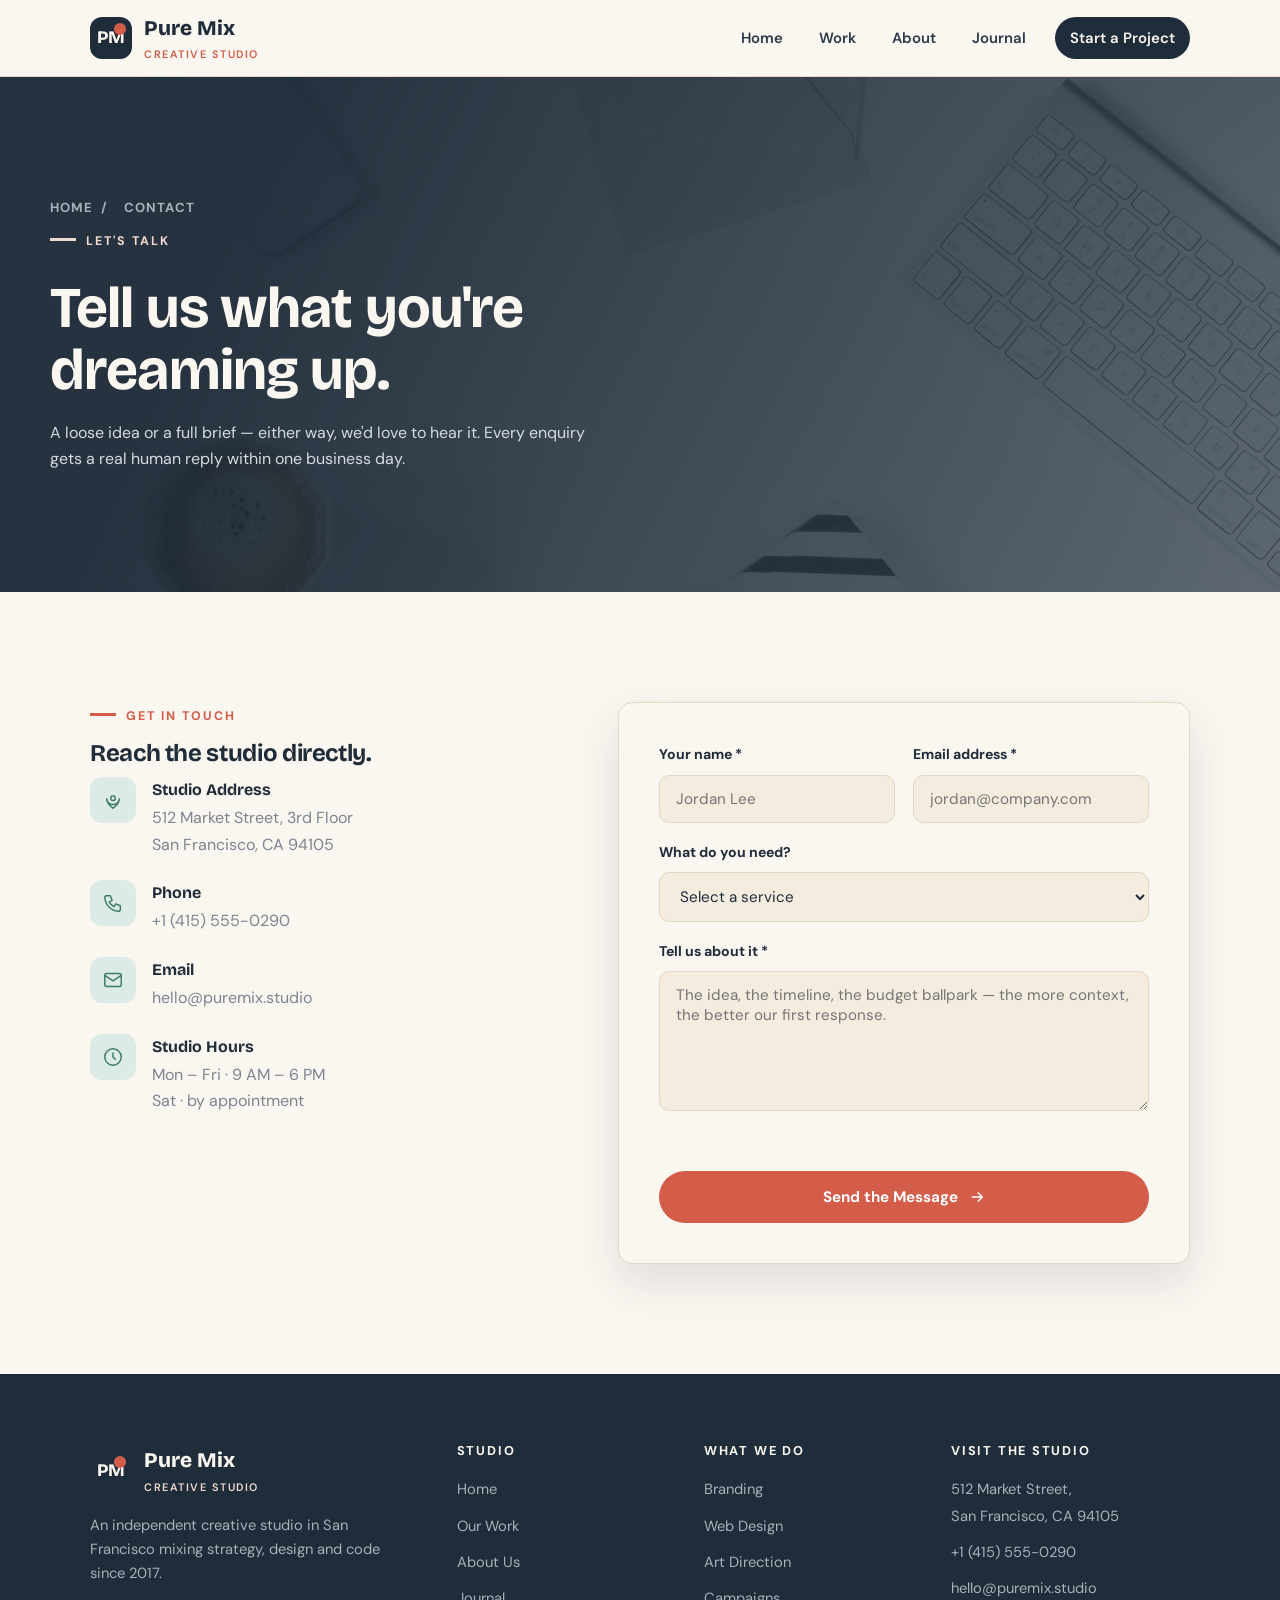
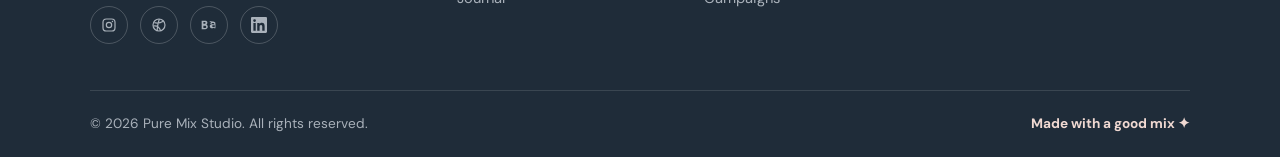
<file: contact.html>
<!DOCTYPE html>
<html lang="en">
<head>
  <meta charset="utf-8">
  <meta name="viewport" content="width=device-width, initial-scale=1">
  <title>Contact — Pure Mix Studio</title>
  <meta name="description" content="Contact Pure Mix Studio — start a project, request a quote or just say hello. Studio address, phone, email and a quick enquiry form in San Francisco.">
  <link rel="icon" href="data:image/svg+xml,%3Csvg xmlns='http://www.w3.org/2000/svg' viewBox='0 0 64 64'%3E%3Crect width='64' height='64' rx='14' fill='%232b3a4a'/%3E%3Ccircle cx='32' cy='32' r='13' fill='%23d45d4a'/%3E%3Ccircle cx='44' cy='20' r='6' fill='%23faf6f0'/%3E%3C/svg%3E">
  <link rel="preconnect" href="https://fonts.googleapis.com">
  <link rel="preconnect" href="https://fonts.gstatic.com" crossorigin>
  <link href="https://fonts.googleapis.com/css2?family=Bricolage+Grotesque:opsz,wght@12..96,500;12..96,700;12..96,800&family=DM+Sans:wght@400;500;700&display=swap" rel="stylesheet">
  <link rel="stylesheet" href="assets/css/style.css">
</head>
<body>
  <a class="skip-link" href="#main">Skip to content</a>

  <header class="site-header" id="top">
    <div class="container header-inner">
      <a href="index.html" class="logo">
        <span class="logo-mark" aria-hidden="true">PM</span>
        <span>Pure Mix<small>Creative Studio</small></span>
      </a>
      <button class="nav-toggle" aria-label="Toggle navigation" aria-expanded="false">
        <span></span><span></span><span></span>
      </button>
      <nav class="nav-links" aria-label="Primary navigation">
        <a href="index.html">Home</a>
        <a href="index.html#work">Work</a>
        <a href="about.html">About</a>
        <a href="blog.html">Journal</a>
        <a href="contact.html" class="nav-cta" aria-current="page">Start a Project</a>
      </nav>
    </div>
  </header>

  <main id="main">
    <!-- Page hero -->
    <section class="page-hero">
      <div class="page-hero-bg" style="background-image:url('assets/img/contact-bg.jpg');"></div>
      <div class="container">
        <div class="crumb reveal"><a href="index.html">Home</a><span>/</span><span>Contact</span></div>
        <span class="eyebrow eyebrow--light reveal">Let's Talk</span>
        <h1 class="reveal reveal-delay-1">Tell us what you're dreaming up.</h1>
        <p class="reveal reveal-delay-2">A loose idea or a full brief — either way, we'd love to hear it. Every enquiry gets a real human reply within one business day.</p>
      </div>
    </section>

    <!-- Contact -->
    <section class="section">
      <div class="container">
        <div class="contact-grid">
          <div class="contact-info">
            <span class="eyebrow reveal">Get in Touch</span>
            <h2 class="reveal reveal-delay-1">Reach the studio directly.</h2>
            <dl class="ci-list reveal reveal-delay-2">
              <div class="ci-item">
                <span class="ci-icon" aria-hidden="true">
                  <svg viewBox="0 0 24 24" fill="none" stroke="currentColor" stroke-width="1.6"><path d="M12 21s-7-5.5-7-11a7 7 0 1014 0c0 5.5-7 11-7 11z"/><circle cx="12" cy="10" r="2.5"/></svg>
                </span>
                <div>
                  <dt>Studio Address</dt>
                  <dd>512 Market Street, 3rd Floor<br>San Francisco, CA 94105</dd>
                </div>
              </div>
              <div class="ci-item">
                <span class="ci-icon" aria-hidden="true">
                  <svg viewBox="0 0 24 24" fill="none" stroke="currentColor" stroke-width="1.6"><path d="M5 4h4l2 5-3 2a12 12 0 005 5l2-3 5 2v4a2 2 0 01-2 2A16 16 0 013 6a2 2 0 012-2z"/></svg>
                </span>
                <div>
                  <dt>Phone</dt>
                  <dd><a href="tel:+14155550290">+1 (415) 555-0290</a></dd>
                </div>
              </div>
              <div class="ci-item">
                <span class="ci-icon" aria-hidden="true">
                  <svg viewBox="0 0 24 24" fill="none" stroke="currentColor" stroke-width="1.6"><rect x="3" y="5" width="18" height="14" rx="2"/><path d="M3 7l9 6 9-6"/></svg>
                </span>
                <div>
                  <dt>Email</dt>
                  <dd><a href="mailto:hello@puremix.studio">hello@puremix.studio</a></dd>
                </div>
              </div>
              <div class="ci-item">
                <span class="ci-icon" aria-hidden="true">
                  <svg viewBox="0 0 24 24" fill="none" stroke="currentColor" stroke-width="1.6"><circle cx="12" cy="12" r="9"/><path d="M12 7v5l3 3"/></svg>
                </span>
                <div>
                  <dt>Studio Hours</dt>
                  <dd>Mon – Fri · 9 AM – 6 PM<br>Sat · by appointment</dd>
                </div>
              </div>
            </dl>
          </div>

          <form class="contact-form" data-form novalidate>
            <div class="form-row">
              <div class="form-group">
                <label for="name">Your name *</label>
                <input type="text" id="name" name="name" placeholder="Jordan Lee" required>
              </div>
              <div class="form-group">
                <label for="email">Email address *</label>
                <input type="email" id="email" name="email" placeholder="jordan@company.com" required>
              </div>
            </div>
            <div class="form-group">
              <label for="subject">What do you need?</label>
              <select id="subject" name="subject">
                <option value="">Select a service</option>
                <option>Brand identity</option>
                <option>Website design &amp; build</option>
                <option>Art direction / campaign</option>
                <option>Rebrand / refresh</option>
                <option>Design system</option>
                <option>Something else</option>
              </select>
            </div>
            <div class="form-group">
              <label for="message">Tell us about it *</label>
              <textarea id="message" name="message" placeholder="The idea, the timeline, the budget ballpark — the more context, the better our first response." required></textarea>
            </div>
            <p class="form-status" role="status" aria-live="polite"></p>
            <button type="submit" class="btn btn--solid btn--block">Send the Message
              <svg viewBox="0 0 24 24" fill="none" stroke="currentColor" stroke-width="2"><path d="M5 12h14M13 6l6 6-6 6"/></svg>
            </button>
          </form>
        </div>
      </div>
    </section>
  </main>

  <footer class="site-footer">
    <div class="container">
      <div class="footer-grid">
        <div class="footer-brand">
          <a href="index.html" class="logo">
            <span class="logo-mark" aria-hidden="true">PM</span>
            <span>Pure Mix<small>Creative Studio</small></span>
          </a>
          <p>An independent creative studio in San Francisco mixing strategy, design and code since 2017.</p>
          <div class="footer-social">
            <a href="#" aria-label="Instagram"><svg viewBox="0 0 24 24" fill="none" stroke="currentColor" stroke-width="1.8"><rect x="3" y="3" width="18" height="18" rx="5"/><circle cx="12" cy="12" r="4"/><circle cx="17.2" cy="6.8" r="1.1" fill="currentColor" stroke="none"/></svg></a>
            <a href="#" aria-label="Dribbble"><svg viewBox="0 0 24 24" fill="none" stroke="currentColor" stroke-width="1.8"><circle cx="12" cy="12" r="9"/><path d="M5 8.5c5 1.5 9 .5 13.5-2M3.5 13.5c6-1 9.5 2 11 7.5M12.5 3c-2 6.5-3.5 12-3 18"/></svg></a>
            <a href="#" aria-label="Behance"><svg viewBox="0 0 24 24" fill="currentColor"><path d="M8.2 11.1c.9-.5 1.4-1.3 1.4-2.4 0-2-1.5-2.9-3.4-2.9H1v12.4h5.3c2 0 3.9-1.1 3.9-3.5 0-1.5-.7-2.6-2-3.6zM3.6 7.4h2c.9 0 1.4.4 1.4 1.3 0 .9-.5 1.3-1.4 1.3h-2V7.4zm2.5 9.2H3.6v-3.3h2.6c1 0 1.6.5 1.6 1.6 0 1.2-.7 1.7-1.7 1.7zM21.9 9.5c-.5-1.7-2-2.8-3.8-2.8-2.1 0-3.9 1.2-4.3 3.3l1.9.4c.2-.9.9-1.5 2.4-1.5 1.2 0 1.9.7 1.9 1.6v.9c-.7-.3-2.3-.6-3.3-.6-1.6 0-3.6.9-3.6 3 0 1.9 1.5 3.2 3.5 3.2 1.4 0 2.5-.7 3.1-1.8h.1v1.5h1.9V11c0-1.2-.3-2.1-.8-1.5zm-3.4 5.4c-1 0-1.9-.5-1.9-1.4 0-.9.9-1.3 1.9-1.3.9 0 1.7.2 2.4.5v1.4c-.7.5-1.5.8-2.4.8zM13.1 6.2h4.6v1.4h-4.6V6.2z"/></svg></a>
            <a href="#" aria-label="LinkedIn"><svg viewBox="0 0 24 24" fill="currentColor"><path d="M20.45 20.45h-3.56v-5.57c0-1.33-.02-3.04-1.85-3.04-1.85 0-2.14 1.45-2.14 2.94v5.67H9.33V9h3.42v1.56h.05c.48-.9 1.64-1.85 3.38-1.85 3.6 0 4.27 2.38 4.27 5.47v6.27zM5.34 7.43a2.06 2.06 0 110-4.12 2.06 2.06 0 010 4.12zM7.1 20.45H3.57V9H7.1v11.45zM22.22 0H1.78C.8 0 0 .77 0 1.73v20.54C0 23.23.8 24 1.78 24h20.44c.98 0 1.78-.77 1.78-1.73V1.73C24 .77 23.2 0 22.22 0z"/></svg></a>
          </div>
        </div>
        <div class="footer-col">
          <h4>Studio</h4>
          <ul>
            <li><a href="index.html">Home</a></li>
            <li><a href="index.html#work">Our Work</a></li>
            <li><a href="about.html">About Us</a></li>
            <li><a href="blog.html">Journal</a></li>
          </ul>
        </div>
        <div class="footer-col">
          <h4>What We Do</h4>
          <ul>
            <li><a href="about.html">Branding</a></li>
            <li><a href="about.html">Web Design</a></li>
            <li><a href="about.html">Art Direction</a></li>
            <li><a href="about.html">Campaigns</a></li>
          </ul>
        </div>
        <div class="footer-col">
          <h4>Visit the Studio</h4>
          <ul>
            <li><a href="https://maps.google.com" rel="noopener" target="_blank">512 Market Street,<br>San Francisco, CA 94105</a></li>
            <li><a href="tel:+14155550290">+1 (415) 555-0290</a></li>
            <li><a href="mailto:hello@puremix.studio">hello@puremix.studio</a></li>
          </ul>
        </div>
      </div>
      <div class="footer-bottom">
        <span>© <span data-year>2026</span> Pure Mix Studio. All rights reserved.</span>
        <span class="fb-mark">Made with a good mix ✦</span>
      </div>
    </div>
  </footer>

  <script src="assets/js/main.js"></script>
</body>
</html>
</file>
<file: assets/css/style.css>
/* ============================================================
   PURE MIX — Creative Studio
   Framework-free. Terracotta · cream · slate-blue · mint
   Display: Bricolage Grotesque · Body: DM Sans
   ============================================================ */

:root {
  /* Palette */
  --paper: #faf6f0;        /* warm cream base */
  --paper-2: #f3ecdf;      /* raised surface */
  --paper-3: #eae0cf;      /* deep cream card */
  --ink: #2b3a4a;          /* slate-blue text */
  --ink-2: #1f2c39;        /* near-black slate */
  --clay: #d45d4a;         /* terracotta accent */
  --clay-deep: #b34532;    /* hover terracotta */
  --clay-soft: #f0d9d2;    /* terracotta tint */
  --mint: #7fb5a4;         /* sage-mint secondary */
  --mint-soft: #dcebe5;    /* mint tint */
  --line: #e2d8c6;         /* hairline */
  --stone: #7c8590;        /* muted text */

  /* Type */
  --display: 'Bricolage Grotesque', 'Arial Narrow', sans-serif;
  --body: 'DM Sans', 'Helvetica Neue', Arial, sans-serif;

  /* Rhythm */
  --container: 1180px;
  --pad: clamp(20px, 4vw, 40px);
  --radius: 14px;
  --shadow: 0 18px 44px rgba(43, 58, 74, 0.12);
}

/* ---------- Reset ---------- */
*, *::before, *::after { box-sizing: border-box; margin: 0; padding: 0; }
html { scroll-behavior: smooth; }
body {
  font-family: var(--body);
  color: var(--ink);
  background: var(--paper);
  line-height: 1.65;
  font-size: 1rem;
  -webkit-font-smoothing: antialiased;
}
img { max-width: 100%; display: block; }
a { color: inherit; text-decoration: none; }
ul { list-style: none; }
button { font-family: inherit; cursor: pointer; }
.container { max-width: var(--container); margin: 0 auto; padding: 0 var(--pad); }

.skip-link {
  position: absolute; left: -9999px; top: 0;
  background: var(--ink-2); color: var(--paper);
  padding: 12px 20px; z-index: 999; border-radius: 0 0 10px 0;
}
.skip-link:focus { left: 0; }

/* ---------- Typography ---------- */
h1, h2, h3, h4 { font-family: var(--display); line-height: 1.08; color: var(--ink-2); letter-spacing: -0.015em; }
.eyebrow {
  display: inline-block;
  font-size: 0.78rem; font-weight: 700; letter-spacing: 0.16em;
  text-transform: uppercase; color: var(--clay);
  margin-bottom: 14px;
}
.eyebrow::before { content: ""; display: inline-block; width: 26px; height: 3px; background: var(--clay); margin-right: 10px; vertical-align: 4px; }
.eyebrow--center { text-align: center; display: block; }
.eyebrow--center::before { content: ""; display: block; width: 26px; height: 3px; background: var(--clay); margin: 0 auto 12px; vertical-align: 0; }
.eyebrow--light { color: var(--clay-soft); }
.eyebrow--light::before { background: var(--clay-soft); }
.eyebrow--center.eyebrow--light::before { background: var(--clay-soft); }

.lead { font-size: clamp(1.05rem, 1.6vw, 1.2rem); color: var(--stone); }

.section-head { max-width: 640px; margin-bottom: clamp(36px, 5vw, 56px); }
.section-head--center { margin-left: auto; margin-right: auto; text-align: center; }
.section-head h2 { font-size: clamp(1.9rem, 3.6vw, 2.8rem); margin-bottom: 14px; }

.section { padding: clamp(64px, 9vw, 110px) 0; }
.section--cream { background: var(--paper); }
.section--tint { background: var(--paper-2); }
.section--ink { background: var(--ink-2); }
.section--ink h2, .section--ink h3 { color: var(--paper); }
.section--ink p { color: #c9ced4; }

/* ---------- Buttons ---------- */
.btn {
  display: inline-flex; align-items: center; gap: 10px;
  padding: 14px 28px; border-radius: 999px;
  font-family: var(--body); font-weight: 700; font-size: 0.95rem;
  border: 2px solid transparent; transition: all 0.25s ease;
}
.btn svg { width: 18px; height: 18px; transition: transform 0.25s ease; }
.btn:hover svg { transform: translateX(4px); }
.btn--solid { background: var(--clay); color: #fff; }
.btn--solid:hover { background: var(--clay-deep); transform: translateY(-2px); box-shadow: 0 12px 26px rgba(212, 93, 74, 0.35); }
.btn--outline { border-color: var(--ink-2); color: var(--ink-2); }
.btn--outline:hover { background: var(--ink-2); color: var(--paper); }
.btn--outline-light { border-color: rgba(255,255,255,0.7); color: var(--paper); }
.btn--outline-light:hover { background: var(--paper); color: var(--ink-2); }
.btn--mint { background: var(--mint); color: var(--ink-2); }
.btn--mint:hover { filter: brightness(0.94); transform: translateY(-2px); }
.btn--block { width: 100%; justify-content: center; }
.btn-wrap { display: flex; flex-wrap: wrap; gap: 14px; }

/* ---------- Header ---------- */
.site-header {
  position: sticky; top: 0; z-index: 100;
  background: rgba(250, 246, 240, 0.92);
  backdrop-filter: blur(12px);
  border-bottom: 1px solid var(--line);
  transition: box-shadow 0.3s ease;
}
.site-header.is-scrolled { box-shadow: 0 8px 30px rgba(43, 58, 74, 0.08); }
.header-inner { display: flex; align-items: center; justify-content: space-between; height: 76px; }
.logo { display: flex; align-items: center; gap: 12px; font-family: var(--display); font-weight: 800; font-size: 1.3rem; color: var(--ink-2); }
.logo-mark {
  width: 42px; height: 42px; border-radius: 12px;
  background: var(--ink-2); color: var(--paper);
  display: grid; place-items: center;
  font-family: var(--display); font-weight: 800; font-size: 1.1rem;
  position: relative; overflow: hidden;
}
.logo-mark::after {
  content: ""; position: absolute; right: 6px; top: 6px;
  width: 12px; height: 12px; border-radius: 50%; background: var(--clay);
  transition: transform 0.3s ease;
}
.logo:hover .logo-mark::after { transform: scale(1.35); }
.logo small { display: block; font-family: var(--body); font-size: 0.68rem; font-weight: 600; letter-spacing: 0.14em; text-transform: uppercase; color: var(--clay); }
.nav-links { display: flex; align-items: center; gap: 6px; }
.nav-links a {
  padding: 9px 15px; border-radius: 999px;
  font-size: 0.93rem; font-weight: 600; color: var(--ink);
  transition: background 0.2s ease, color 0.2s ease;
}
.nav-links a:hover { background: var(--paper-2); color: var(--clay); }
.nav-links a[aria-current="page"] { background: var(--ink-2); color: var(--paper); }
.nav-links .nav-cta { background: var(--clay); color: #fff; margin-left: 8px; }
.nav-links .nav-cta:hover { background: var(--clay-deep); color: #fff; }
.nav-toggle {
  display: none; flex-direction: column; gap: 5px;
  background: none; border: none; padding: 8px;
}
.nav-toggle span { width: 26px; height: 3px; border-radius: 3px; background: var(--ink-2); transition: all 0.3s ease; }
.nav-toggle[aria-expanded="true"] span:nth-child(1) { transform: translateY(8px) rotate(45deg); }
.nav-toggle[aria-expanded="true"] span:nth-child(2) { opacity: 0; }
.nav-toggle[aria-expanded="true"] span:nth-child(3) { transform: translateY(-8px) rotate(-45deg); }

/* ---------- Hero ---------- */
.hero { position: relative; background: var(--ink-2); overflow: hidden; }
.hero-bg {
  position: absolute; inset: 0;
  background-size: cover; background-position: center;
  opacity: 0.55; animation: heroZoom 14s ease-in-out infinite alternate;
}
@keyframes heroZoom { from { transform: scale(1); } to { transform: scale(1.08); } }
.hero-inner {
  position: relative; z-index: 2;
  padding: clamp(90px, 14vw, 170px) 0 clamp(70px, 10vw, 130px);
  color: var(--paper);
  max-width: 760px;
}
.hero h1 {
  font-size: clamp(2.5rem, 6vw, 4.3rem); color: var(--paper);
  margin-bottom: 22px;
}
.hero h1 .hl { color: var(--clay-soft); position: relative; }
.hero h1 .hl::after {
  content: ""; position: absolute; left: 0; bottom: 6px;
  width: 100%; height: 12px; background: rgba(212, 93, 74, 0.4);
  z-index: -1; border-radius: 4px;
}
.hero p { font-size: clamp(1.05rem, 1.7vw, 1.25rem); color: #d7dbe0; margin-bottom: 34px; max-width: 560px; }
.hero-meta {
  margin-top: 46px; display: flex; gap: clamp(24px, 5vw, 60px);
  border-top: 1px solid rgba(255,255,255,0.16); padding-top: 30px;
}
.hero-meta .hm strong { font-family: var(--display); font-size: clamp(1.6rem, 3vw, 2.2rem); color: var(--paper); display: block; }
.hero-meta .hm span { font-size: 0.82rem; letter-spacing: 0.08em; text-transform: uppercase; color: #a9b1ba; }
.scroll-cue {
  position: absolute; right: var(--pad); bottom: 28px; z-index: 2;
  width: 34px; height: 54px; border: 2px solid rgba(255,255,255,0.5);
  border-radius: 20px; display: flex; justify-content: center;
}
.scroll-cue::before {
  content: ""; width: 5px; height: 10px; border-radius: 3px;
  background: var(--paper); margin-top: 9px;
  animation: cue 1.8s ease-in-out infinite;
}
@keyframes cue { 0% { opacity: 0; transform: translateY(0); } 40% { opacity: 1; } 100% { opacity: 0; transform: translateY(16px); } }

/* ---------- Work / Portfolio ---------- */
.work-grid { display: grid; grid-template-columns: repeat(3, 1fr); gap: clamp(18px, 2.6vw, 30px); }
.work-card {
  background: var(--paper); border: 1px solid var(--line);
  border-radius: var(--radius); overflow: hidden;
  transition: transform 0.3s ease, box-shadow 0.3s ease;
}
.work-card:hover { transform: translateY(-6px); box-shadow: var(--shadow); }
.work-thumb { position: relative; aspect-ratio: 1 / 1; overflow: hidden; }
.work-thumb img { width: 100%; height: 100%; object-fit: cover; transition: transform 0.6s ease; }
.work-card:hover .work-thumb img { transform: scale(1.06); }
.work-tag {
  position: absolute; left: 14px; top: 14px;
  background: var(--paper); color: var(--ink-2);
  font-size: 0.7rem; font-weight: 700; letter-spacing: 0.1em; text-transform: uppercase;
  padding: 6px 12px; border-radius: 999px;
}
.work-body { padding: 20px 22px 24px; }
.work-body h3 { font-size: 1.25rem; margin-bottom: 6px; }
.work-body p { color: var(--stone); font-size: 0.92rem; }

/* ---------- Marquee band ---------- */
.marquee {
  background: var(--clay); color: #fff; overflow: hidden;
  padding: 18px 0; white-space: nowrap;
}
.marquee-track { display: inline-block; animation: marquee 26s linear infinite; }
.marquee-track span {
  font-family: var(--display); font-weight: 700; font-size: 1.15rem;
  letter-spacing: 0.04em; margin: 0 26px;
}
@keyframes marquee { from { transform: translateX(0); } to { transform: translateX(-50%); } }

/* ---------- Split (About preview) ---------- */
.split { display: grid; grid-template-columns: 1fr 1fr; gap: clamp(30px, 5vw, 64px); align-items: center; }
.split-visual { position: relative; }
.split-visual img { border-radius: var(--radius); box-shadow: var(--shadow); }
.split-visual .polaroid {
  position: absolute; right: -14px; bottom: -26px; width: 45%;
  border: 10px solid var(--paper); border-radius: 10px;
  box-shadow: var(--shadow); transform: rotate(4deg);
}
.split-visual .blob {
  position: absolute; left: -22px; top: -22px; width: 96px; height: 96px;
  border-radius: 40% 60% 55% 45% / 50% 40% 60% 50%;
  background: var(--mint-soft); z-index: -1;
}
.split h2 { font-size: clamp(1.9rem, 3.4vw, 2.7rem); margin-bottom: 16px; }
.split p { color: var(--stone); margin-bottom: 18px; }
.check-list { margin: 22px 0 28px; display: grid; gap: 12px; }
.check-list li { display: flex; gap: 12px; align-items: flex-start; font-weight: 500; }
.check-list .chk {
  flex: none; width: 26px; height: 26px; border-radius: 50%;
  background: var(--mint-soft); color: #3d7a68;
  display: grid; place-items: center; font-size: 0.8rem; font-weight: 800; margin-top: 2px;
}
.badge-float {
  position: absolute; left: 24px; bottom: 24px;
  background: var(--paper); border-radius: var(--radius);
  box-shadow: var(--shadow); padding: 14px 18px; text-align: center;
}
.badge-float strong { font-family: var(--display); font-size: 1.7rem; color: var(--clay); display: block; line-height: 1; }
.badge-float span { font-size: 0.72rem; letter-spacing: 0.08em; text-transform: uppercase; color: var(--stone); }

/* ---------- Stats band ---------- */
.stats-band {
  position: relative; background: var(--ink-2); color: var(--paper);
  overflow: hidden;
}
.stats-band::before {
  content: ""; position: absolute; right: -60px; top: -60px;
  width: 260px; height: 260px; border-radius: 50%;
  background: radial-gradient(circle, rgba(212, 93, 74, 0.4), transparent 70%);
}
.stats-row { display: grid; grid-template-columns: repeat(4, 1fr); gap: clamp(20px, 4vw, 40px); position: relative; }
.stat { text-align: center; }
.stat strong {
  font-family: var(--display); font-size: clamp(2.2rem, 4.5vw, 3.4rem);
  color: var(--clay-soft); display: block; line-height: 1;
}
.stat span { font-size: 0.8rem; letter-spacing: 0.12em; text-transform: uppercase; color: #a9b1ba; }

/* ---------- Blog ---------- */
.blog-grid { display: grid; grid-template-columns: repeat(3, 1fr); gap: clamp(18px, 2.6vw, 30px); }
.blog-card {
  background: var(--paper); border: 1px solid var(--line);
  border-radius: var(--radius); overflow: hidden; display: flex; flex-direction: column;
  transition: transform 0.3s ease, box-shadow 0.3s ease;
}
.blog-card:hover { transform: translateY(-6px); box-shadow: var(--shadow); }
.blog-thumb { aspect-ratio: 16 / 10; overflow: hidden; }
.blog-thumb img { width: 100%; height: 100%; object-fit: cover; transition: transform 0.6s ease; }
.blog-card:hover .blog-thumb img { transform: scale(1.06); }
.blog-body { padding: 22px; display: flex; flex-direction: column; flex: 1; }
.blog-meta { font-size: 0.76rem; font-weight: 700; letter-spacing: 0.1em; text-transform: uppercase; color: var(--clay); margin-bottom: 10px; }
.blog-body h3 { font-size: 1.2rem; margin-bottom: 10px; }
.blog-body h3 a:hover { color: var(--clay); }
.blog-body p { color: var(--stone); font-size: 0.92rem; flex: 1; }
.blog-link {
  display: inline-flex; align-items: center; gap: 8px;
  margin-top: 18px; font-weight: 700; font-size: 0.9rem; color: var(--ink-2);
}
.blog-link svg { width: 16px; height: 16px; transition: transform 0.25s ease; }
.blog-link:hover { color: var(--clay); }
.blog-link:hover svg { transform: translateX(4px); }
.blog-feature {
  display: grid; grid-template-columns: 1.2fr 1fr;
  gap: clamp(24px, 4vw, 48px); align-items: center;
  background: var(--ink-2); color: var(--paper);
  border-radius: var(--radius); overflow: hidden;
  margin-bottom: clamp(36px, 5vw, 56px);
}
.blog-feature .bf-img { aspect-ratio: 16 / 9; overflow: hidden; }
.blog-feature .bf-img img { width: 100%; height: 100%; object-fit: cover; }
.blog-feature .bf-body { padding: clamp(24px, 4vw, 48px); }
.blog-feature .bf-body h3 { font-size: clamp(1.5rem, 2.6vw, 2rem); color: var(--paper); margin: 10px 0; }
.blog-feature .bf-body p { color: #c9ced4; }
.bf-authors { display: flex; gap: 18px; margin-top: 24px; }
.bf-author { display: flex; align-items: center; gap: 10px; font-size: 0.87rem; }
.bf-author img { width: 38px; height: 38px; border-radius: 50%; object-fit: cover; border: 2px solid var(--clay); }
.bf-author strong { color: var(--paper); display: block; font-size: 0.9rem; }
.bf-author span { color: #a9b1ba; font-size: 0.78rem; }

/* ---------- Blog filter ---------- */
.blog-filter { display: flex; flex-wrap: wrap; gap: 10px; margin-bottom: clamp(28px, 4vw, 40px); }
.blog-filter button {
  padding: 9px 18px; border-radius: 999px;
  border: 1.5px solid var(--line); background: var(--paper);
  font-family: var(--body); font-size: 0.85rem; font-weight: 700;
  color: var(--ink); transition: all 0.25s ease;
}
.blog-filter button:hover { border-color: var(--clay); color: var(--clay); }
.blog-filter button.is-active { background: var(--clay); border-color: var(--clay); color: #fff; }

/* ---------- Form invalid ---------- */
.form-group .is-invalid { border-color: var(--clay-deep); box-shadow: 0 0 0 3px rgba(212, 93, 74, 0.18); }
.is-error { color: var(--clay-deep); }
.is-ok { color: #3d7a68; }

/* ---------- Newsletter ---------- */
.newsletter { background: var(--mint-soft); border-radius: var(--radius); padding: clamp(30px, 4.5vw, 54px); text-align: center; }
.newsletter h2 { font-size: clamp(1.6rem, 3vw, 2.2rem); margin-bottom: 10px; }
.newsletter p { color: var(--stone); margin-bottom: 24px; }
.nl-form { display: flex; gap: 12px; max-width: 480px; margin: 0 auto; }
.nl-form input {
  flex: 1; padding: 14px 18px; border-radius: 999px;
  border: 1.5px solid var(--line); font-family: var(--body); font-size: 0.95rem;
  background: var(--paper); color: var(--ink-2);
}
.nl-form input:focus { outline: none; border-color: var(--mint); box-shadow: 0 0 0 3px rgba(127, 181, 164, 0.25); }
.nl-status { margin-top: 12px; font-weight: 600; font-size: 0.9rem; }
.nl-done { font-family: var(--display); font-size: 1.15rem; font-weight: 700; color: #3d7a68; }

/* ---------- Process ---------- */
.process-grid { display: grid; grid-template-columns: repeat(4, 1fr); gap: clamp(18px, 2.4vw, 28px); }
.process-card {
  background: var(--paper); border: 1px solid var(--line);
  border-radius: var(--radius); padding: 30px 26px;
  position: relative; transition: transform 0.3s ease;
}
.process-card:hover { transform: translateY(-5px); }
.process-num {
  font-family: var(--display); font-size: 3rem; font-weight: 800;
  color: var(--paper-3); line-height: 1; margin-bottom: 14px;
  transition: color 0.3s ease;
}
.process-card:hover .process-num { color: var(--clay); }
.process-card h3 { font-size: 1.2rem; margin-bottom: 8px; }
.process-card p { color: var(--stone); font-size: 0.9rem; }

/* ---------- Services (about) ---------- */
.svc-grid { display: grid; grid-template-columns: repeat(2, 1fr); gap: clamp(18px, 2.6vw, 28px); }
.svc-card {
  display: flex; gap: 18px; background: var(--paper);
  border: 1px solid var(--line); border-radius: var(--radius);
  padding: 26px 28px; transition: border-color 0.3s ease, transform 0.3s ease;
}
.svc-card:hover { border-color: var(--clay); transform: translateY(-3px); }
.svc-icon {
  flex: none; width: 52px; height: 52px; border-radius: 14px;
  background: var(--clay-soft); color: var(--clay-deep);
  display: grid; place-items: center;
}
.svc-icon svg { width: 26px; height: 26px; }
.svc-card h3 { font-size: 1.15rem; margin-bottom: 6px; }
.svc-card p { color: var(--stone); font-size: 0.92rem; }

/* ---------- Page hero ---------- */
.page-hero { position: relative; background: var(--ink-2); overflow: hidden; }
.page-hero-bg { position: absolute; inset: 0; background-size: cover; background-position: center; opacity: 0.45; }
.page-hero-bg::after { content: ""; position: absolute; inset: 0; background: linear-gradient(115deg, rgba(31, 44, 57, 0.92) 20%, rgba(31, 44, 57, 0.35) 100%); }
.page-hero .container { position: relative; z-index: 2; padding: clamp(70px, 10vw, 120px) 0; }
.page-hero h1 { color: var(--paper); font-size: clamp(2.2rem, 5vw, 3.6rem); margin: 12px 0 18px; max-width: 720px; }
.page-hero p { color: #d7dbe0; max-width: 560px; }
.crumb { font-size: 0.82rem; font-weight: 700; letter-spacing: 0.08em; text-transform: uppercase; color: #a9b1ba; margin-bottom: 8px; }
.crumb a:hover { color: var(--clay-soft); }
.crumb span { margin: 0 8px; }

/* ---------- Contact ---------- */
.contact-grid { display: grid; grid-template-columns: 0.9fr 1.1fr; gap: clamp(30px, 5vw, 60px); align-items: start; }
.ci-list { display: grid; gap: 22px; margin-top: 10px; }
.ci-item { display: flex; gap: 16px; align-items: flex-start; }
.ci-icon {
  flex: none; width: 46px; height: 46px; border-radius: 12px;
  background: var(--mint-soft); color: #3d7a68;
  display: grid; place-items: center;
}
.ci-icon svg { width: 22px; height: 22px; }
.ci-item dt { font-family: var(--display); font-weight: 700; color: var(--ink-2); margin-bottom: 2px; }
.ci-item dd { color: var(--stone); }
.ci-item a:hover { color: var(--clay); }
.contact-form {
  background: var(--paper); border: 1px solid var(--line);
  border-radius: var(--radius); padding: clamp(24px, 3.5vw, 40px);
  box-shadow: var(--shadow);
}
.form-row { display: grid; grid-template-columns: 1fr 1fr; gap: 18px; }
.form-group { margin-bottom: 18px; }
.form-group label { display: block; font-weight: 700; font-size: 0.88rem; margin-bottom: 8px; color: var(--ink-2); }
.form-group input, .form-group select, .form-group textarea {
  width: 100%; padding: 13px 16px;
  font-family: var(--body); font-size: 0.95rem;
  border: 1.5px solid var(--line); border-radius: 10px;
  background: var(--paper-2); color: var(--ink-2);
  transition: border-color 0.25s ease, box-shadow 0.25s ease;
}
.form-group input:focus, .form-group select:focus, .form-group textarea:focus {
  outline: none; border-color: var(--clay);
  box-shadow: 0 0 0 3px rgba(212, 93, 74, 0.15);
  background: var(--paper);
}
.form-group textarea { resize: vertical; min-height: 140px; }
.form-status { min-height: 22px; font-size: 0.9rem; font-weight: 600; margin-bottom: 12px; }
.form-status.is-error { color: var(--clay-deep); }
.form-status.is-ok { color: #3d7a68; }

/* ---------- CTA band ---------- */
.cta-band {
  position: relative; text-align: center; overflow: hidden;
  padding: clamp(70px, 10vw, 120px) 0;
}
.cta-band--img { background: var(--ink-2); }
.cta-band--img::before {
  content: ""; position: absolute; inset: 0;
  background-image: var(--cta-img, none); background-size: cover; background-position: center;
  opacity: 0.32;
}
.cta-band .container { position: relative; z-index: 2; }
.cta-band h2 { color: var(--paper); font-size: clamp(2rem, 4.4vw, 3.2rem); margin-bottom: 16px; }
.cta-band p { color: #c9ced4; margin-bottom: 30px; }

/* ---------- Footer ---------- */
.site-footer { background: var(--ink-2); color: #a9b1ba; padding: 70px 0 0; }
.footer-grid { display: grid; grid-template-columns: 1.6fr 1fr 1fr 1.2fr; gap: clamp(28px, 4vw, 48px); padding-bottom: 46px; }
.footer-brand .logo { color: var(--paper); margin-bottom: 16px; }
.footer-brand .logo small { color: var(--clay-soft); }
.footer-brand p { font-size: 0.92rem; max-width: 300px; }
.footer-col h4 {
  font-family: var(--body); font-size: 0.8rem; font-weight: 700;
  letter-spacing: 0.14em; text-transform: uppercase;
  color: var(--paper); margin-bottom: 18px;
}
.footer-col ul { display: grid; gap: 10px; }
.footer-col a { font-size: 0.92rem; transition: color 0.2s ease; }
.footer-col a:hover { color: var(--clay-soft); }
.footer-social { display: flex; gap: 12px; margin-top: 20px; }
.footer-social a {
  width: 38px; height: 38px; border-radius: 50%;
  border: 1px solid rgba(255,255,255,0.2);
  display: grid; place-items: center; transition: all 0.25s ease;
}
.footer-social a:hover { background: var(--clay); border-color: var(--clay); }
.footer-social svg { width: 16px; height: 16px; }
.footer-bottom {
  border-top: 1px solid rgba(255,255,255,0.12);
  padding: 22px 0; display: flex; justify-content: space-between;
  flex-wrap: wrap; gap: 10px; font-size: 0.85rem;
}
.fb-mark { color: var(--clay-soft); font-weight: 700; }

/* ---------- 404 ---------- */
.body-404 { background: var(--ink-2); }
.page-404 {
  min-height: 88vh; display: grid; place-items: center; text-align: center;
  color: var(--paper); position: relative; overflow: hidden;
}
.page-404::before {
  content: ""; position: absolute; inset: 0;
  background: radial-gradient(circle at 20% 30%, rgba(212, 93, 74, 0.22), transparent 45%),
              radial-gradient(circle at 80% 70%, rgba(127, 181, 164, 0.18), transparent 45%);
}
.page-404 .container { position: relative; z-index: 2; padding: var(--pad); }
.big-404 {
  font-family: var(--display); font-weight: 800; font-size: clamp(6rem, 20vw, 12rem);
  line-height: 1; color: transparent;
  -webkit-text-stroke: 3px var(--clay-soft);
  margin-bottom: 8px;
}
.page-404 h1 { color: var(--paper); font-size: clamp(1.6rem, 3.4vw, 2.4rem); margin-bottom: 12px; }
.page-404 p { color: #c9ced4; max-width: 460px; margin: 0 auto 30px; }

/* ---------- Reveal ---------- */
.reveal { opacity: 0; transform: translateY(26px); transition: opacity 0.7s ease, transform 0.7s ease; }
.reveal.is-visible { opacity: 1; transform: translateY(0); }
.reveal-delay-1 { transition-delay: 0.1s; }
.reveal-delay-2 { transition-delay: 0.2s; }
.reveal-delay-3 { transition-delay: 0.3s; }

/* ---------- Responsive ---------- */
@media (max-width: 992px) {
  .work-grid, .blog-grid { grid-template-columns: repeat(2, 1fr); }
  .process-grid { grid-template-columns: repeat(2, 1fr); }
  .footer-grid { grid-template-columns: 1fr 1fr; }
  .split, .contact-grid { grid-template-columns: 1fr; }
  .split-visual { max-width: 560px; }
  .blog-feature { grid-template-columns: 1fr; }
  .blog-feature .bf-img { aspect-ratio: 16 / 7; }
  .svc-grid { grid-template-columns: 1fr; }
}
@media (max-width: 576px) {
  .nav-toggle { display: flex; }
  .nav-links {
    position: fixed; inset: 76px 0 auto 0;
    flex-direction: column; align-items: stretch;
    background: var(--paper); padding: 14px var(--pad) 24px;
    border-bottom: 1px solid var(--line);
    transform: translateY(-120%); transition: transform 0.35s ease;
    gap: 4px;
  }
  .nav-links.is-open { transform: translateY(0); }
  .nav-links a { text-align: center; padding: 12px; }
  .nav-links .nav-cta { margin-left: 0; }
  .work-grid, .blog-grid { grid-template-columns: 1fr; }
  .process-grid { grid-template-columns: 1fr; }
  .stats-row { grid-template-columns: 1fr 1fr; }
  .form-row { grid-template-columns: 1fr; }
  .footer-grid { grid-template-columns: 1fr; }
  .hero-meta { flex-wrap: wrap; gap: 20px; }
}
</file>
